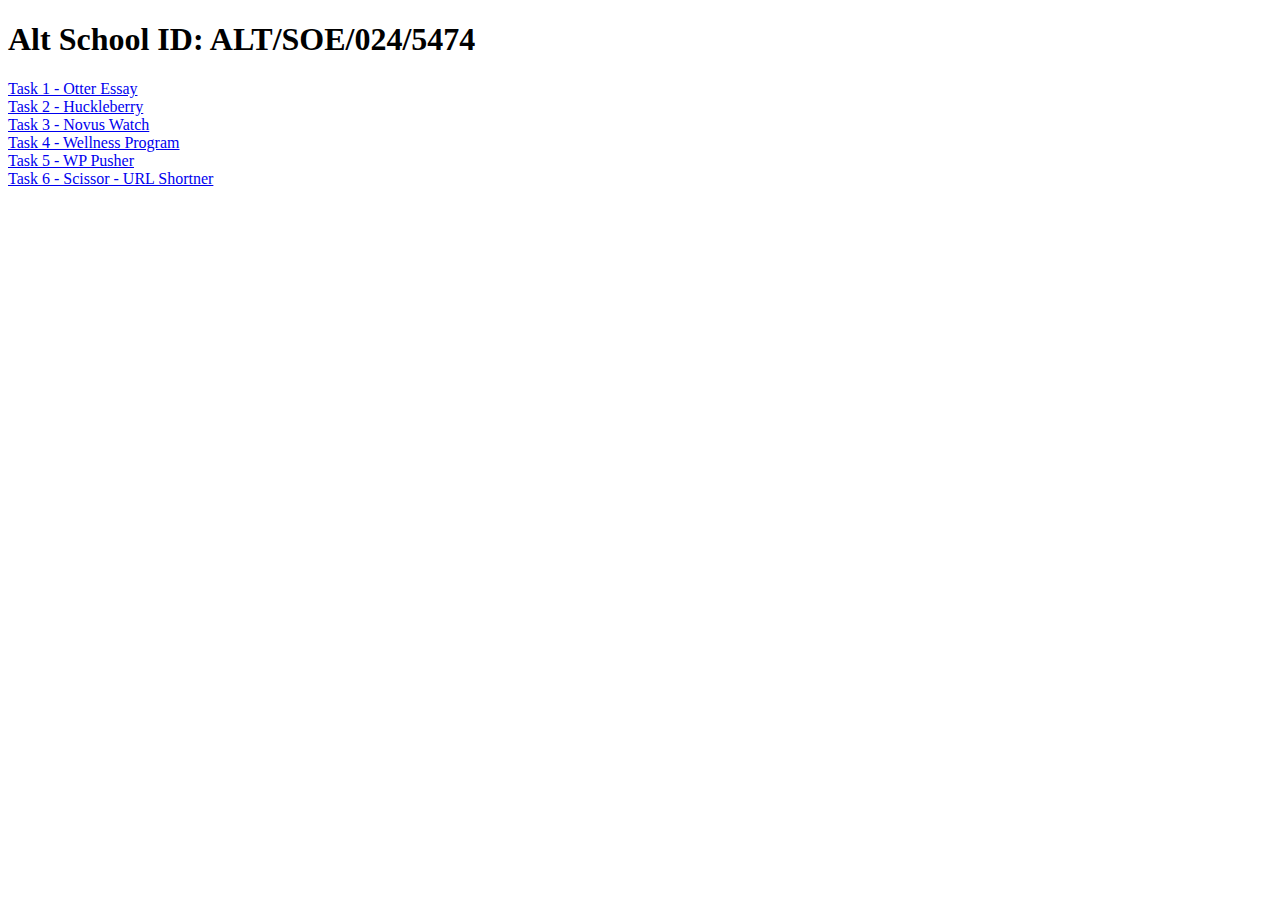
<file: index.html>
<!DOCTYPE html>
<html lang="en">
<head>
  <meta charset="UTF-8">
  <meta name="viewport" content="width=device-width, initial-scale=1.0">
  <title>CSS Assignment Compilation </title>
</head>
<body>
  <h1>Alt School ID: ALT/SOE/024/5474</h1>
  <a href="Assignment_1/index.html">Task 1 - Otter Essay</a><br>
  <a href="Assignment_2/index.html">Task 2 - Huckleberry</a><br>
  <a href="Assignment_3/index.html">Task 3 - Novus Watch</a><br>
  <a href="Assignment_4/index.html">Task 4 - Wellness Program</a><br>
  <a href="Assignment_5/index.html">Task 5 - WP Pusher</a><br>
  <a href="Assignment_6/index.html">Task 6 - Scissor - URL Shortner</a>
</body>
</html>
</file>
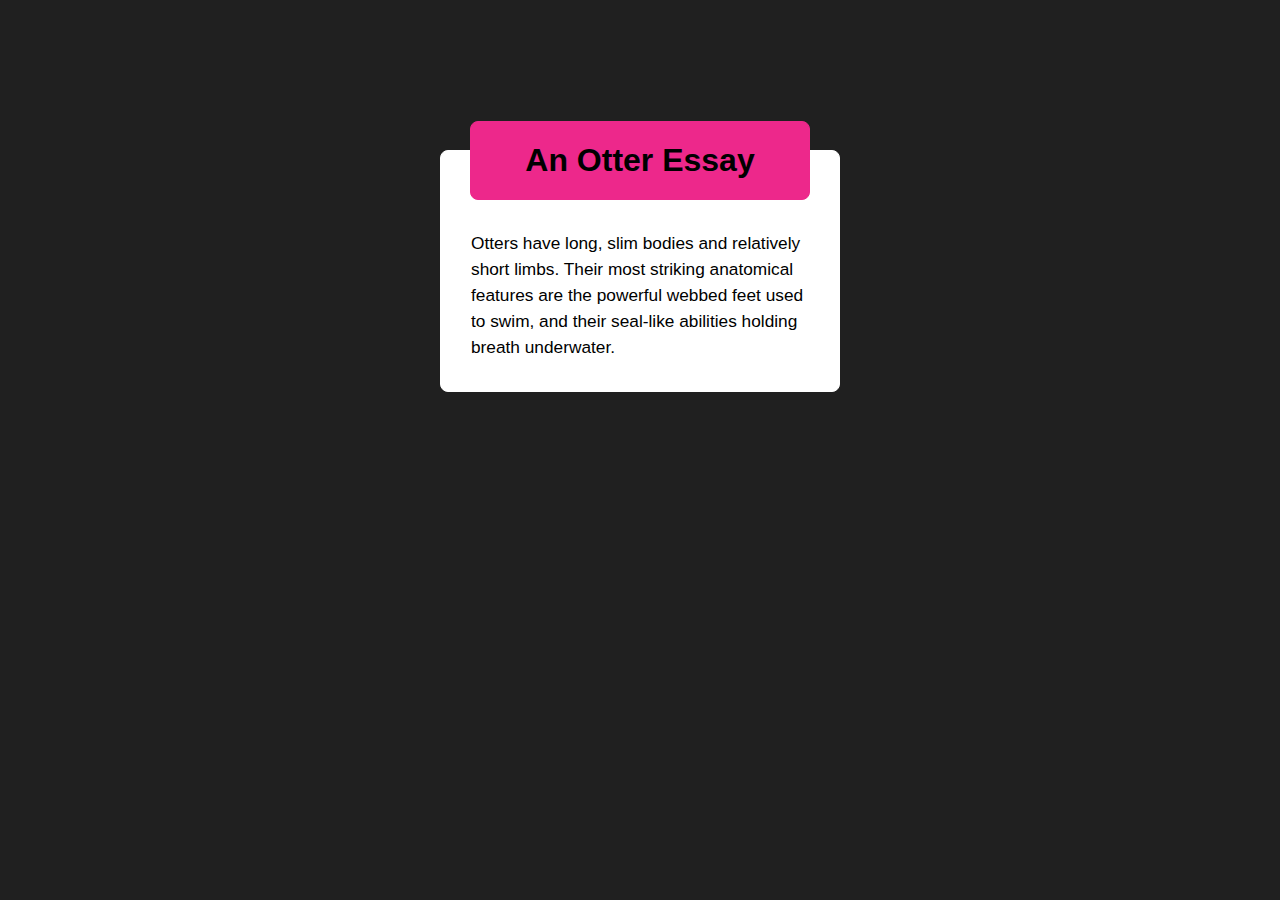
<file: Assignment_1/index.html>
<!DOCTYPE html>
<html lang="en">
<head>
  <meta charset="UTF-8">
  <meta name="viewport" content="width=device-width, initial-scale=1.0">
  <title>Task 1 - Otter Essay</title>
  <link rel="stylesheet" href="style.css">
</head>
<body>
  <div class="container">
    <h1>An Otter Essay</h1>
    <p>
      Otters have long, slim bodies and relatively short limbs. Their most striking anatomical
      features are the powerful webbed feet used to swim, and their seal-like abilities holding breath
      underwater.
    </p>
  </div> 
</body>
</html>
</file>
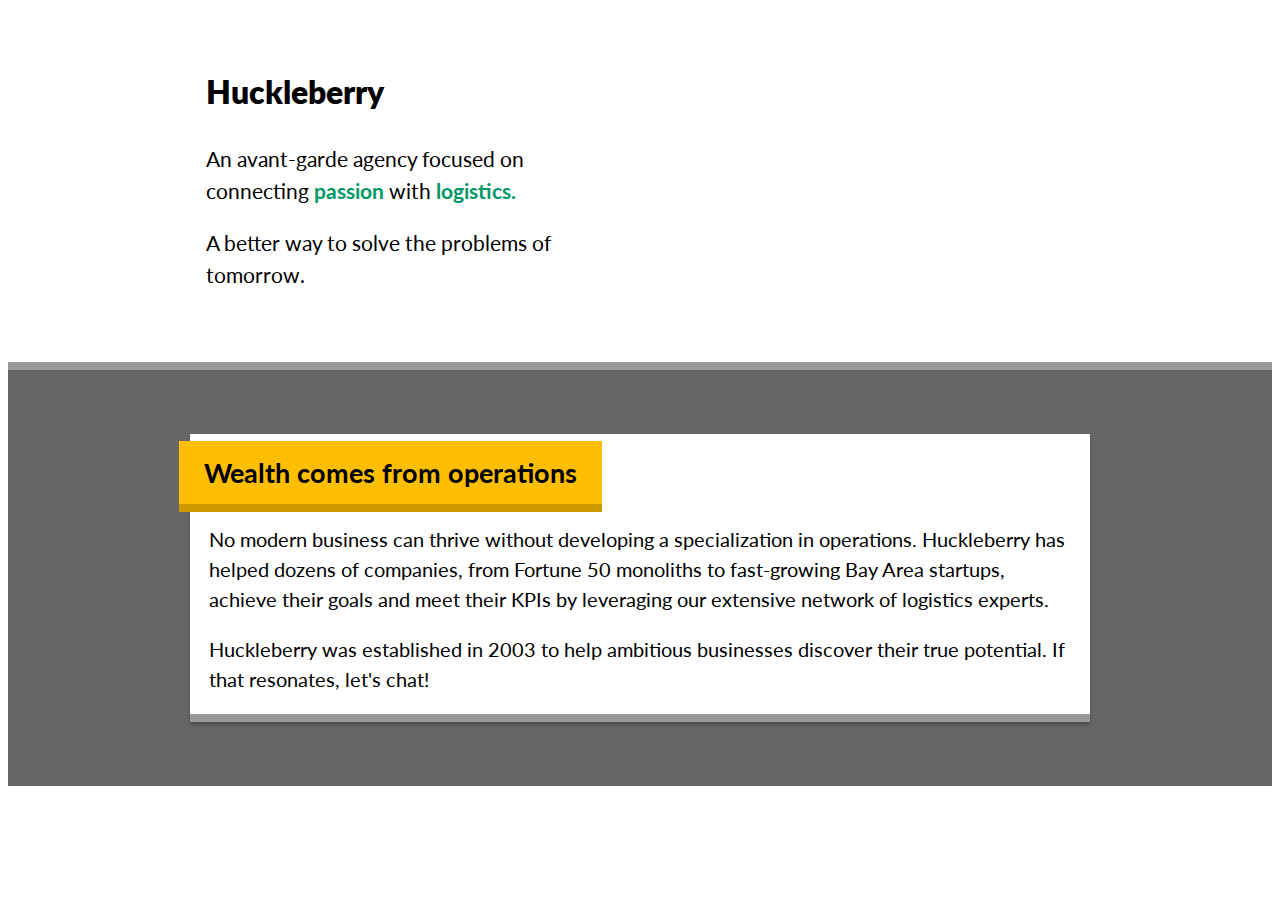
<file: Assignment_2/index.html>
<!DOCTYPE html>
<html lang="en">

<head>
    <meta charset="UTF-8">
    <meta name="viewport" content="width=device-width, initial-scale=1.0">
    <title>Task 2 - Huckleberry</title>
    <link rel="preconnect" href="https://fonts.googleapis.com">
    <link rel="preconnect" href="https://fonts.gstatic.com" crossorigin>
    <link href="https://fonts.googleapis.com/css2?family=Lato:ital,wght@0,100;0,300;0,400;0,700;0,900;1,100;1,300;1,400;1,700;1,900&display=swap" rel="stylesheet">
    <link rel="stylesheet" href="style.css">
</head>

<body>
    <header>
        <div class="container">
            <h1>Huckleberry</h1>
                <p>
                    An avant-garde agency focused on connecting 
                    <span class="highlight-green">passion</span> with
                    <span class="highlight-green">logistics.</span>
                </p>
                <p>A better way to solve the problems of tomorrow.</p>
            </section>
        </div> 
    </header>

    <main>
        <div class="card">
            <h2>Wealth comes from operations</h2>
                <p>
                    No modern business can thrive without developing a specialization in operations. Huckleberry has
                    helped dozens of companies, from Fortune 50 monoliths to fast-growing Bay Area startups, achieve
                    their goals and meet their KPIs by leveraging our extensive network of logistics experts.
                </p>
                <p>
                    Huckleberry was established in 2003 to help ambitious businesses discover their true potential. If
                    that resonates, let's chat!
                </p>
         </div>
    </main>
</body>

</html>
</file>
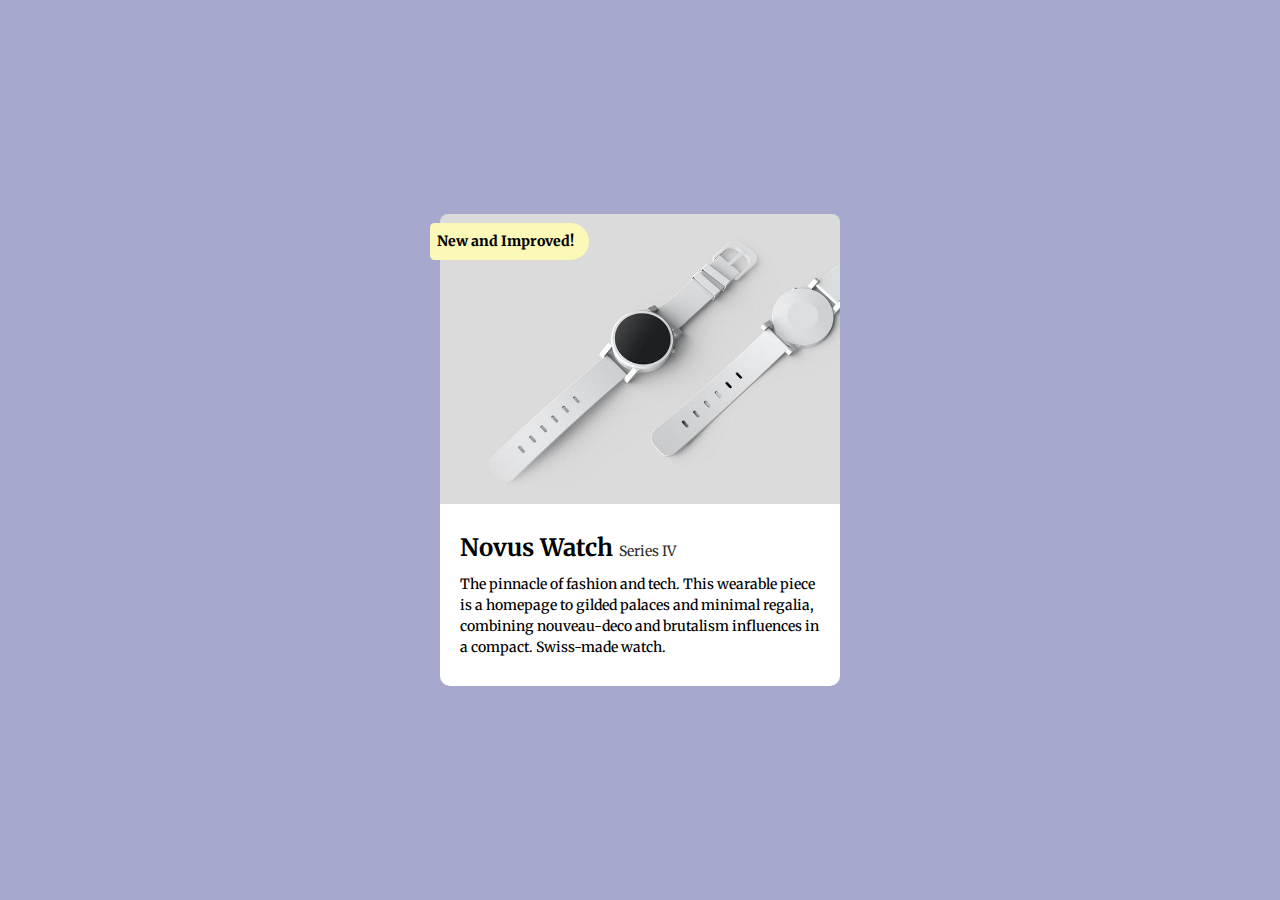
<file: Assignment_3/index.html>
<!DOCTYPE html>
<html lang="en">

<head>
    <meta charset="UTF-8">
    <meta name="viewport" content="width=device-width, initial-scale=1.0">
    <title>Task 3 - Novus Watch</title>
    <link
        href="https://fonts.googleapis.com/css2?family=Merriweather:ital,wght@0,300;0,400;0,700;0,900;1,300;1,400;1,700;1,900&display=swap"
        rel="stylesheet">
    <link rel="stylesheet" href="style.css">
</head>

<body>
    <div class="watch-card">
        <div class="content">

            <header class="sticker">
                New and Improved!
            </header>

            <img
            src="./assets/watch.jpeg"
            alt="Novus Watch Series IV">

            <div class="watch-card-text">
                <h2>Novus Watch <span>Series IV</span></h2>
                <p>
                    The pinnacle of fashion and tech. This wearable piece is a homepage to gilded palaces and minimal
                    regalia, combining nouveau-deco and brutalism influences in a compact. Swiss-made watch.
                </p>

              </div>
        </div>
    </div>
</body>

</html>
</file>
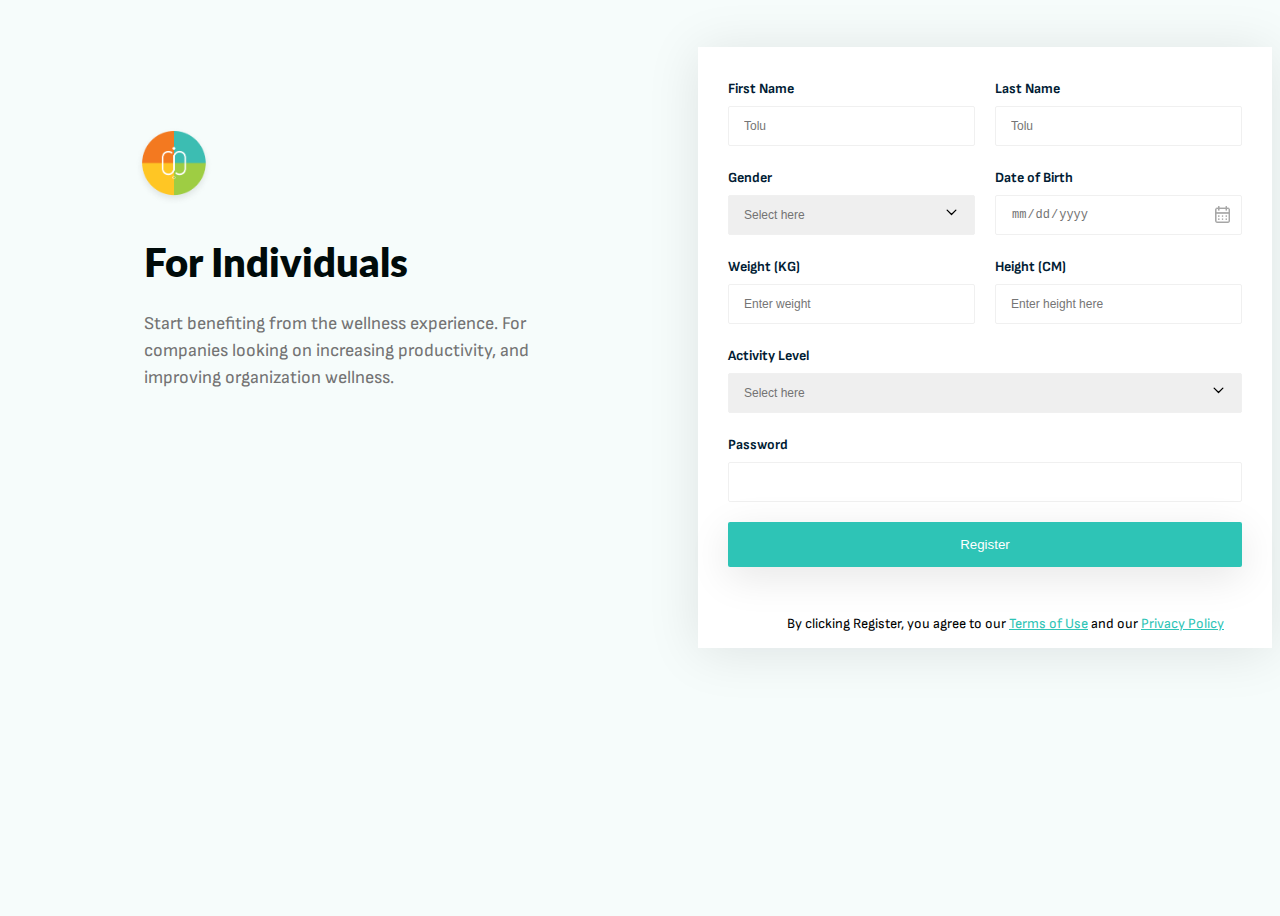
<file: Assignment_4/index.html>
<!DOCTYPE html>
<html lang="en">

<head>
    <meta charset="UTF-8">
    <meta name="viewport" content="width=device-width, initial-scale=1.0">
    <title>Task 4 - Wellness Program</title>
    <link rel="stylesheet" href="style.css">
</head>

<body>
    <div class="container">
        <header class="header">
            <div class="logo">
                <img src="./assets/Logo.png" alt="Company Logo">
            </div>

            <h1>For Individuals</h1>
                <p class="desktop-text">Start benefiting from the wellness experience. For companies looking on
                    increasing productivity, and
                    improving organization wellness.
                </p>
                <p class="mobile-text">Inspiring wholesome harmony for the mind, body and spirit, for everyone,
                    everywhere.
                </p>
        </header>
      <main>
        <section class="form">
            <form>
                <div class="form-grid">

                    <div class="form-field">
                        <label for="first-name" class="form-label">First Name</label>
                        <input class="form-input"
                               type="text"
                               id="first-name"
                               name="first-name"
                               placeholder="Tolu"
                               required
                               aria-required="true">
                    </div>

                    <div class="form-field">
                        <label for="last-name" class="form-label">Last Name</label>
                        <input class="form-input"
                               type="text"
                               id="last-name"
                               name="last-name"
                               placeholder="Tolu"
                               required
                               aria-required="true">
                    </div>

                    <div class="form-field">
                        <label for="gender" class="form-label">Gender</label>
                        <div class="select-wrapper">
                            <select class="form-select"
                                    id="gender"
                                    name="gender"
                                    required
                                    aria-required="true">
                                <option value="" disabled selected hidden>Select here</option>
                                <option value="male">Male</option>
                                <option value="female">Female</option>
                            </select>
                        </div>
                    </div>

                    <div class="form-field">
                        <label for="dob" class="form-label">Date of Birth</label>
                        <input class="form-input"
                               type="date"
                               id="dob"
                               name="dob"
                               required
                               aria-required="true">
                    </div>

                    <div class="form-field">
                            <label for="weight" class="form-label">Weight (KG)</label>
                            <input class="form-input"
                                   type="number"
                                   id="weight"
                                   name="weight"
                                   placeholder="Enter weight"
                                   min="0"
                                   step="0.1"
                                   required
                                   aria-required="true">
                        </div>

                        <div class="form-field">
                            <label for="height" class="form-label">Height (CM)</label>
                            <input class="form-input"
                                   type="number"
                                   id="height"
                                   name="height"
                                   placeholder="Enter height here"
                                   min="0"
                                   step="0.1"
                                   required
                                   aria-required="true">
                        </div>

                        <div class="form-field form-field-full">
                            <label for="activity-level" class="form-label">Activity Level</label>
                            <div class="select-wrapper">
                                <select class="form-select"
                                        id="activity-level"
                                        name="activity-level"
                                        required
                                        aria-required="true">
                                    <option value="" disabled selected hidden>Select here</option>
                                    <option value="activity1">Activity One</option>
                                    <option value="activity2">Activity Two</option>
                                </select>
                            </div>
                        </div>

                        <div class="form-field form-field-full">
                            <label for="password" class="form-label">Password</label>
                            <input class="form-input"
                                   type="password"
                                   id="password"
                                   name="password"
                                   required
                                   minlength="8"
                                   aria-required="true">
                        </div>

                    <button class=" form-submit form-field-full" type="submit">Register</button>
                </div>
            </form>

            <footer>
                <p class="form-footer form-field-full">
                    By clicking Register, you agree to our
                    <a href="#">Terms of Use</a> and our
                    <a href="#">Privacy Policy</a>
                </p>
            </footer>
        </section>
    </main>


    </div>

</body>

</html>
</file>
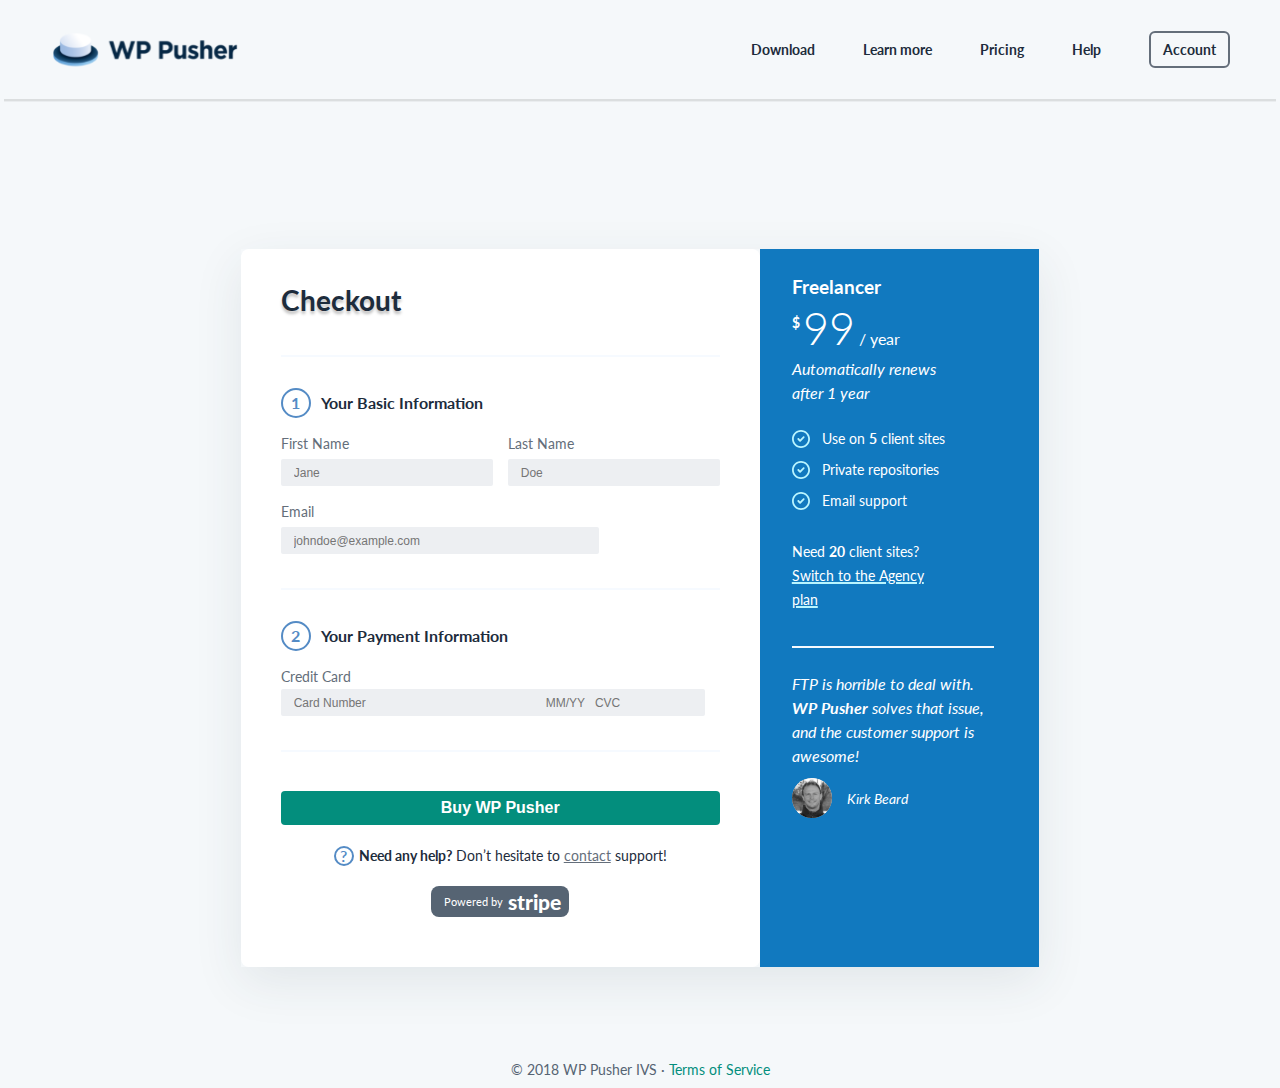
<file: Assignment_5/index.html>
<!DOCTYPE html>
<html lang="en">

<head>
    <meta charset="UTF-8">
    <meta name="viewport" content="width=device-width, initial-scale=1.0">
    <title>Task 5 - WP Pusher</title>
    <link rel="stylesheet" href="style.css">
</head>

<body>
    <header>
        <nav class="nav_bar">
            <img src="./assets/wppusher-logo.svg" alt="company's logo">

            <div class="nav_links">
                <a href="#">Download</a>
                <a href="#">Learn more</a>
                <a href="#">Pricing</a>
                <a href="#">Help</a>
                <a class="account" href="#">Account</a>
            </div>
        </nav>
    </header>

    <main>
        <div class="checkout">
            <section class="checkout_container">
                <h2 class="title">Checkout</h2>

                <hr>

                <div class="basic_info_section">
                    <h3 class="number" data-number="1"> Your Basic Information<h3>

                    <form>
                       <div>
                            <label for="first-name">First Name</label>
                            <input type="text" name="first-name"
                                placeholder="Jane" required>
                        </div>

                        <div>
                            <label for="last-name">Last Name</label>
                            <input type="text" name="last-name" placeholder="Doe"
                            required>
                        </div>

                        <div class="full-width">
                            <label for="email" >Email</label>
                            <input type="email" name="email"
                                placeholder="johndoe@example.com" required>
                        </div>
                    </form>
                    <hr>
                </div>

            
                <div class="payment_info_section">
                    <h3 class="number" data-number="2"> Your Payment Information</h3>

                    <form>
                        <div>
                            <label for="credit-card">Credit Card</label>
                            <input class="full-width-2" type="text"
                                placeholder="Card Number &nbsp;&nbsp;&nbsp;&nbsp;&nbsp;&nbsp;&nbsp;&nbsp;&nbsp;&nbsp;&nbsp;&nbsp;&nbsp;&nbsp;&nbsp;&nbsp;&nbsp;&nbsp;&nbsp;&nbsp;&nbsp;&nbsp;&nbsp;&nbsp;&nbsp;&nbsp;&nbsp;&nbsp;&nbsp;&nbsp;&nbsp;&nbsp;&nbsp;&nbsp;&nbsp;&nbsp;&nbsp;&nbsp;&nbsp;&nbsp;&nbsp;&nbsp;&nbsp;&nbsp;&nbsp;&nbsp;&nbsp;&nbsp;&nbsp;&nbsp;&nbsp;&nbsp; MM/YY &nbsp; CVC"
                                required>
                        </div>
                    </form>
                </div>

                <hr>

                <button class="buy_wppusher">Buy WP Pusher</button>

                <div class="support_container">
                    <span class="help_icon"></span>
                    <p>
                        <strong>Need any help?</strong>
                        Don’t hesitate to <a class="support_link" href="#">contact</a> support!
                    </p>
                </div>

                <div class="powered_by">
                    <p>Powered by</p>
                    <span class="stripe"> stripe</span>
                </div>

            </section>

            <div class="checkout-second-container">
                <div>
                    <h3>Freelancer</h3>
                        <div class="price-content">
                            <span class="price-currency">$</span>
                            <div>
                                <span class="price-amount">99</span>
                                <span class="price-year">/ year</span>
                            </div>
                        </div>
                    <p class="renew">Automatically renews after 1 year</p>
                </div>

                <div class="benefits">
                    <ul>
                        <li>Use on <strong>5</strong> client sites</li>
                        <li>Private repositories</li>
                        <li>Email support</li>
                    </ul>
                </div>

                <div class="switch_plan">
                    <p>
                        Need <strong>20</strong> client sites? <a href="#">Switch to the Agency plan</a>
                    </p>
                </div>

                <hr>

                <!-- review -->
                <div class="text_italic">
                    <p>FTP is horrible to deal with. <strong>WP Pusher</strong> solves that issue,
                        and the customer support is awesome!
                    </p>

                    <div class="reviewer">
                        <img src="./assets/reviewer.svg" alt="reviewer image">
                        <p> Kirk Beard</p>
                    </div>
                  </div>

            </div>
        </div>
    </main>


    <footer>
        <p>&copy; 2018 WP Pusher IVS · <a href="">Terms of Service</a></p>
    </footer>
</body>

</html>
</file>
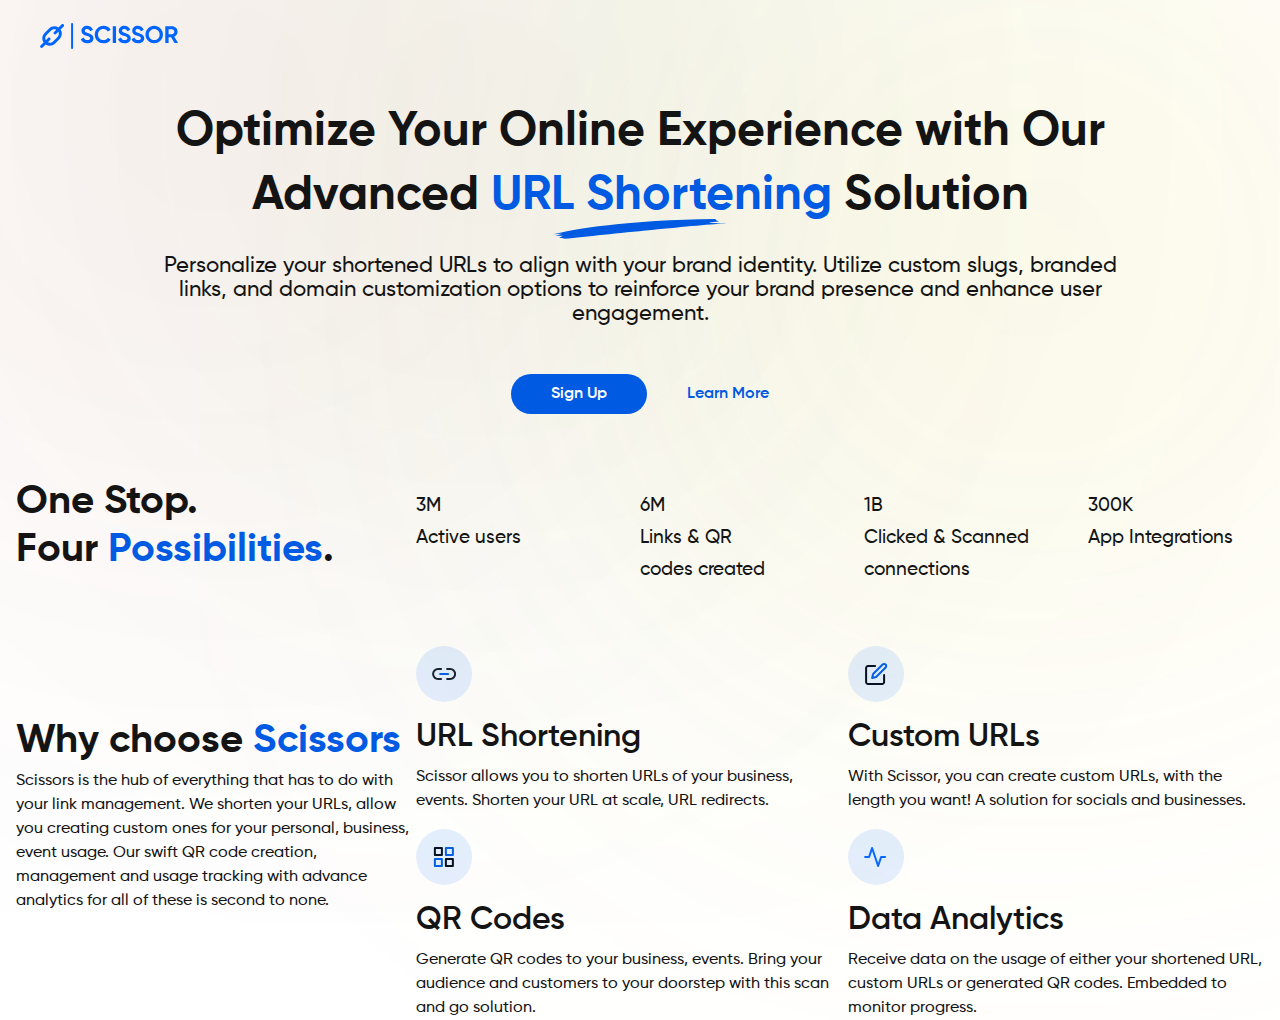
<file: Assignment_6/index.html>
<!DOCTYPE html>
<html lang="en">

<head>
    <meta charset="UTF-8">
    <meta name="viewport" content="width=device-width, initial-scale=1.0">
    <title>Scissor - URL Shortner</title>
    <link rel="stylesheet" href="style.css">
</head>

<body>
    <div class="container">
        <header>
            <nav class="nav_bar">
                <img src="./assets/logo.svg" alt="Logo">
                <div class="nav_links">
                    <ul>
                      <li><a href="#"><span>My Urls</span></a></li>
                      <li><a href="#">Features</a></li>
                      <li><a href="#">Pricing</a></li>
                      <li><a href="#">Analytics</a></li>
                      <li><a href="#">FAQs</a></li>
                  </ul>
                    <div class="nav_btn">
                        <a href="#" class="login_btn">Log in</a>
                        <a href="#" class="try_for_free_btn">Try for free</a>
                    </div>
                </div>

            </nav>
        </header>
        <main>
            <section class="hero_section">
                <h1>Optimize Your Online Experience with Our</h1>
                <h1>Advanced <span>URL Shortening</span> Solution</h1>
                <div class="stroke">
                    <img src="./assets/stroke.svg" alt="stroke line">
                </div>
                <p>
                    Personalize your shortened URLs to align with your brand identity. Utilize custom slugs, branded
                    links,
                    and domain customization options to reinforce your brand presence and enhance user engagement.
                </p>
                <div class="hero_btn">
                    <a href="#">Sign Up</a>
                    <a href="#">Learn More</a>
                </div>
            </section>

            <section class="possibility_section">
                <div class="possibility_title">
                    <h2>One Stop.</h2>
                    <h2>Four <span>Possibilities</span>.</h2>
                </div>
                <div class="possibility_list">
                    <div class="possibility_item">
                        <p>3M</p>
                        <p>Active users</p>
                    </div>
                    <div class="possibility_item">
                        <p>6M</p>
                        <p>Links & QR</p>
                        <p>codes created</p>
                    </div>
                    <div class="possibility_item">
                        <p>1B</p>
                        <p>Clicked & Scanned</p>
                        <p>connections</p>
                    </div>
                    <div class="possibility_item">
                        <p>300K</p>
                        <p>App Integrations</p>
                    </div>
                </div>
            </section>
            <section class="why_section">
              <div>
                    <h2>Why choose <span>Scissors</span></h2>
                    <p>Scissors is the hub of everything that has to do with your link management. We shorten your URLs,
                        allow you creating custom ones for your personal, business, event usage. Our swift QR code
                        creation, management and usage tracking with advance analytics for all of these is second to
                        none. </p>
                    </div>
                <div class="features">
                    <div class="features__item">
                        <img src="assets/icon-4.svg" alt="url shortening icon">
                        <h3>URL Shortening</h3>
                        <p>Scissor allows you to shorten URLs of your business, events. Shorten your URL at scale, URL
                            redirects.</p>
                    </div>
                    <div class="features__item">
                        <img src="./assets/icon-1.svg" alt="custom url icon">
                        <h3>Custom URLs</h3>
                        <p>With Scissor, you can create custom URLs, with the length you want! A solution for socials
                            and businesses.</p>
                    </div>
                    <div class="features__item">
                        <img src="./assets/icon-3.svg" alt="QR code icon">
                        <h3>QR Codes</h3>
                        <p>Generate QR codes to your business, events. Bring your audience and customers to your
                            doorstep with this scan and go solution.</p>
                    </div>
                    <div class="features__item">
                        <img src="./assets/icon-2.svg" alt="Analytics icon">
                        <h3>Data Analytics</h3>
                        <p>Receive data on the usage of either your shortened URL, custom URLs or generated QR codes.
                            Embedded to monitor progress.</p>
                    </div>
                </div>
            </section>
        </main>

    </div>
</body>

</html>
</file>
<file: Assignment_1/style.css>
* {
  box-sizing: border-box;
}
body{
  background-color: #202020;
  font-family: sans-serif;
}
.container{
  margin-top:150px;
  position: relative;
}
h1 {
  border: 1px solid #ed288b;
  border-radius:5px;
  background-color: #ed288b;
  color:black;
  width:340px;
  position:absolute; 
  top:-50px;
  text-align:center;
  padding:20px;  
  font-weight: 700;
  font-size:2rem;
  z-index:3;
  left: 50%;
  transform: translateX(-50%);
  border-radius: 8px;
}

p {
  border: 1px solid white;
  padding:80px 30px 30px;  
  text-align: start;
  background-color: white;
  color:black;
  width:400px;
  position:relative;
  z-index: 1;
  left: 50%;
  transform: translateX(-50%);
  border-radius:8px;
  line-height: 1.5;
  font-size: 1.08rem;
}
</file>
<file: Assignment_2/style.css>
*{
  box-sizing: border-box;
}

body {
  font-family: "Lato", serif;
  background-color: #fff;
}

.highlight-green {
  color:  #009966;
  font-weight: 700;
}

.container{
  margin: 72px auto;
  padding-left: 1rem;
  max-width: 900px;
}

.container h1 {
  font-size: 32px;
  margin-bottom: 2rem;
  font-weight: 800;
}

.container p {
  line-height:1.5;
  font-size: 21px;
  width:420px;
}

main {
  width:100%;
  min-height: 50%;
  border-top: #999999 8px solid;
  background-color: #666666;
  display: grid;
  place-items:center;
  padding: 64px 0;
}

.card {
  width:100%;
  max-width:900px;
  place-self: center;
  position: relative;
  background-color: #fff;
  border-bottom: #999999 8px solid;
  box-shadow: 0 3px 3px 0 #00000040;
}

.card h2 {
  position: absolute;
  top: 7px;
  transform: translateX(-23px);
  background-color: #ffbf00;
  padding: 15px 25px;
  border-bottom: 8px solid #cc9900;
  margin: 0 16px 0 12px;
  font-size: 27px;
  font-weight: 700;
}

 .card p {
  padding:0px 19px;
  line-height: 1.5;
  font-weight: 400;
  font-size: 20px;
 }

.card p:first-of-type {
    margin-top: 90px;
  }
</file>
<file: Assignment_3/style.css>
*{
  box-sizing: border-box;
  margin: 0;
}

body {
  min-height: 100vh;
  display: grid;
  place-items: center;
  line-height: 1.5;
  background-color: #a7a8cd;
  font-family: "Merriweather", serif;
  padding: 0.8rem;
}

.watch-card {
  width: 100%;
  max-width: 400px;
  border-radius: 10px;
  background-color: #fff;
}

.watch-card .content {
  position: relative;
  width: 100%;
}

.sticker {
  position: absolute;
  top: 9px;
  left: -10px;
  font-size: 14px;
  font-weight: 800;
  padding: 8px 15px 8px 7px;
  border-radius: 5px 20px 20px 5px;
  background-color: #fcf8b8;
}

.watch-card img {
  width: 100%;
  height: auto;
  border-radius: 8px 8px 0 0;
}

.watch-card-text {
  padding: 20px
}

.watch-card-text p {
  font-size: 14px;
  color: black;
  padding: 8px 0;
  font-weight: 500;
}

.watch-card-text span{
  color: #2d2c2c;
  font-weight: 400;
  font-size: 14px;
}
</file>
<file: Assignment_4/style.css>
@import url("https://fonts.googleapis.com/css2?family=Lato:ital,wght@0,100;0,300;0,400;0,700;0,900;1,100;1,300;1,400;1,700;1,900&family=Sofia+Sans:ital,wght@0,1..1000;1,1..1000&display=swap");

*{
  padding: 0;
  box-sizing: border-box;
}
body {
  display: flex;
  flex-direction: column;
  line-height: 1.5;
  box-sizing: border-box;
  background-color: #f6fcfb;
  font-family: "Sofia Sans", sans-serif;
}

.container {
  display: flex;
  flex-wrap: wrap;
  height: 100vh;
  padding-top: 30px;
}

header {
  margin: 7% 10% 0 10%;
}

.header,
.form {
  flex: 1;
}

section {
  max-width: 540px;
}

.logo {
  width: 80px;
  height: auto;
}

.logo img {
  width: 100%;
}

.header h1 {
  font-weight: 800;
  font-size: 40px;
  font-family: Lato, "Sofia Sans";
  margin: 15px 0;
  color: #000b0a;
}

.header h1{
  padding-left: 10px;
}

.desktop-text {
  font-size: 18px;
  font-weight: 400;
  color: #737373;
  padding-left:10px;

}

.mobile-text {
  display: none;
}

.form {
  width: 100%;
  max-width: 600px;
  margin: 1.5% 10% 0 0;
  background-color: #ffffff;
  box-shadow: 0 4px 50px 0 #0408131a;
}

form .form-grid {
  display: grid;
  gap: 20px;
  padding: 30px;
  grid-template-columns: repeat(2, 1fr);
}

.form-field .form-label {
  font-size: 14px;
  font-weight: 700;
  color:  #011c34;
}

.form-input,
.form-select {
  width: 100%;
  height: 40px;
  outline: none;
  color: #737373;
  appearance: none;
  font-size: 12px;
  margin-top: 5px;
  border-radius: 2px;
  padding-left: 15px;
  border: 1.5px solid #f0f0f0;
  transition: border-color 0.2s ease;
}

.form-input:focus,
.form-select:focus {
  border-color: #2ec4b6;
  outline: none;
}

.form-field .select-wrapper {
  position: relative;
}


.select-wrapper::after {
  content: "";
  position: absolute;
  right: 1rem;
  top: 50%;
  transform: translateY(-50%);
  width: 15px;
  height: 15px;
  background: url('data:image/svg+xml,<svg xmlns="http://www.w3.org/2000/svg" fill="none" viewBox="0 0 24 24" stroke="currentColor"><path stroke-linecap="round" stroke-linejoin="round" stroke-width="2" d="M19 9l-7 7-7-7" /></svg>')
    no-repeat center;
  pointer-events: none;
}


input[type="date"] {
  background: url(./assets/calender.png);
  background-repeat: no-repeat;
  background-size: 15px;
  background-position: 95%;
  font-style: "Sofia Sana";
  font-weight: 400;
}


input[type="date"]::-webkit-calendar-picker-indicator {
  opacity: 0;
}


.form-grid .form-field-full,
.form-grid .form-field-full {
  grid-column: span 2;
}


.form-submit {
  width: 100%;
  border: none;
  padding: 15px;
  color: #ffffff;
  border-radius: 2px;
  font-weight: 500;
  cursor: pointer;
  background-color: #2ec4b6;
  transition: opacity 0.2s ease;
  box-shadow: 0 10px 40px 0 #0000001a;
}

.form-submit:hover {
  opacity: 0.8;
}

footer {
  display: flex;
  justify-content: flex-end;
  font-size: 14px;
  text-align: center;
  color: #000000;
  padding-top: 2px;
  padding-right:48px;
  
}

footer {
  flex-basis: 100%;
}

.form-footer a {
  color: #2ec4b6;
}


@media (max-width: 768px) {
  body {
    flex-direction: column;
    padding: 10px;
    margin-top: 25px;
  }

  .logo {
    width: 60px;
    height: auto;
  }

  section {
    max-width: 100%;
  }

  main {
    flex-direction: column;
    flex-wrap: nowrap;
    padding: 0 10px;
    width: 100%;
  }

  .header {
    margin: 0;
  }

  .desktop-text {
    display: none;
  }

  .mobile-text {
    display: block;
    font-size: 18px;
    font-weight: 100;
    color: var(--color-text-secondary);
    margin: 15px 0;
  }

  .form {
    margin: 20px 0;
    width: 100%;
  }

  form .form-grid {
    grid-template-columns: 1fr;
    padding: 20px;
  }

  .form-field {
    grid-column: span 2;
  }

  .form-submit {
    margin: 0;
  }

}
</file>
<file: Assignment_5/style.css>
@import url("https://fonts.googleapis.com/css2?family=Lato:ital,wght@0,100;0,300;0,400;0,700;0,900;1,100;1,300;1,400;1,700;1,900&display=swap");


*,
*::before,
*::after {
  box-sizing: border-box;
}

* {
  margin: 0;
}

body {
  height: 100vh;
  display: flex;
  flex-direction: column;
  background-color: #f5f8fa;
  font-family: "Lato", sans-serif;
  line-height: 1.5;
}

.nav_bar {
  display: flex;
  align-items: center;
  padding: 30px 50px;
  justify-content: space-between;
  box-shadow: rgba(72, 72, 72, 0.15) 0 0.4rem 0 -0.25rem;
}

.nav_links {
  display: flex;
  gap: 48px;
  text-decoration: none;
  align-items: center;
}

.nav_links a {
  text-decoration: none;
  color:  #1d2c3c;
  font-weight: 700;
  font-size: 14px
}

.account{
  border: 2px solid #646e7a;
  border-radius: 6px;
  padding: 6px 12px;
}

main {
  display: flex;
  justify-content: center;
  align-items: center;
  height: 100vh;
  margin-top: 150px;
}

main .checkout {
  display: flex;
  box-shadow: 0 0.93rem 2.9rem 0 #2b404e18;
}

.checkout_container .title {
  font-size: 28px;
  color:  #1d2c3c;
  text-shadow: 0 3px 3px #00000040;
}

.checkout .checkout_container{
  background-color: #fff;
  color:  #1d2c3c;
  padding: 30px 40px;
  width: 65%;
  border-radius: 8px;
}


.basic_info_section {
  margin: 30px 0;
}

.number {
  position: relative;
  padding-left: 40px;
  font-size: 16px;
  padding-bottom: 8px;
}

.number::before {
  content: attr(data-number);
  position: absolute;
  width: 30px;
  height: 30px;
  left: 0;
  top: 37%;
  transform: translateY(-50%);
  border-radius: 50%;
  border: 2px solid #548bc5;
  color: #548bc5;
  display: flex;
  align-items: center;
  justify-content: center;
  font-size: 16px;
}

form {
  display: grid;
  grid-template-columns: 1fr 1fr;
  gap: 15px;
  margin: 10px 0;
}

label {
  display: block;
  font-size: 14px;
  margin-bottom: 2px;
  color: #646e7a;
  font-weight:400;
  max-width:100%;
}

input {
  border: none;
  width: 100%;
  padding: 6px 13px;
  border-radius: 2px;
  background-color: #edeff2;
}

input::placeholder {
  font-size: 12px;
}

.full-width {
width:150%;
}
.full-width-2{
width: 200%;
}

.buy_wppusher {
  width: 100%;
  padding: 8px 0;
  border: none;
  border-radius: 4px;
  background-color: #038e7d;
  font-weight: 700;
  font-size: 16px;
  color: #fff;
  margin-top: 5px;
}
.support_container {
  font-size: 14px;
  display: flex;
  justify-content: center;
  align-items: center;
  margin: 20px 0;
}
.support_link{
  color:#646e7a;
}

.support_container .help_icon {
  display: inline-block;
  height: 20px;
  width: 20px;
  border-radius: 50%;
  border: 2px solid #548bc5;
  margin-right:5px;

  &::before {
    content: "?";
    display: flex;
    align-items: center;
    justify-content: center;
    font-size: 1rem;
    color: #548bc5;
    margin-top: -4px;
    font-weight: 600;
  }
}

.powered_by {
  width: 138px;
  border-radius: 0.5rem;padding: 0 0.4rem;
  text-align: center;
  background-color: #566473;
  color:white;
  left: 50%;
  margin: auto;
  display: flex;
  align-items: center;
  justify-content: center;
  gap: 0.3rem;
  margin-bottom:20px;
}

.powered_by p {
  margin: 1px 0 0 5px;
  font-size: 0.7rem;
  font-weight: 400;
}

.stripe {
  font-weight: 900;
  font-size: 1.3rem;
  vertical-align: middle;
}


.checkout-second-container{
  background-color: #1179bf;
  width: 35%;
  margin: 0;
  color: white;
  padding: 24px 2.8rem 24px 2rem;
}
.price-content .price-amount {
  font-size: 45px;
  font-weight: 300;
}

.price-content {
  display: flex;
  margin-top: -6px;
}

.price-currency {
  margin-top: 17px;
  padding-right: 3px;
  font-weight: 700;
  font-size:14px
}
.renew {
    max-width: 170px;
    font-size: 16px;
    font-style: italic;
    margin-top: -6px;
  }

  .benefits{
    margin-top:20px;
  }

.benefits ul li {
  margin-top:3px;
  list-style: none;
  font-size: 14px;
  font-weight: 400;
  line-height: 2;

  &::before {
    content: "";
    padding-right: 30px;
    padding-bottom: 20px;
    background: url(./assets/bullet-circle.svg) no-repeat;
  }
}

.benefits ul {
    padding-left: 0;
  }


.switch_plan {
  font-size: 14px;
  max-width: 10rem;
  line-height: 24px;
  padding-top:25px;

  & a {
    color: #fff;
    text-decoration: underline solid #B9F5FF;
    text-decoration-thickness: 2px;
  }
}

hr {
  border: 1px solid rgb(246, 250, 255);
  margin: 34px 0;
}


.text_italic {
  max-width: 13.8rem;
  font-size: 16px;
  font-style: italic;
  margin-top: -10px;
}

.reviewer {
  display: flex;
  gap: 15px;
  font-size: 14px;
  margin-top: 10px;

  & p {
    margin-top: 10px;
  }
}

footer {
  display: flex;
  justify-content: center;
  align-items: center;
  color: #566473;
  padding: 0.5rem 2rem;
  margin-top: 84px;
  font-size: 14px;
}

footer a {
  color: #038e7d;
  text-decoration: none;
}
</file>
<file: Assignment_6/style.css>
*,
*::before,
*::after {
  box-sizing: border-box;
  margin: 0;
  padding: 0;
  list-style: none;
  text-decoration: none;
}

a,
button,
.mobile__icon {
  cursor: pointer;
}

/* Font faces remain the same */
@font-face {
  font-family: Gilroy-Bold;
  font-weight: 700;
  src: url("gilroy_font/Gilroy-Bold.ttf") format("truetype");
}

@font-face {
  font-family: Gilroy-SemiBold;
  font-weight: 700;
  src: url("gilroy_font/Gilroy-SemiBold.ttf") format("truetype");
}

@font-face {
  font-family: Gilroy-Medium;
  font-weight: 700;
  src: url("gilroy_font/Gilroy-Medium.ttf") format("truetype");
}

:root {
  --color-text-pri: #141414;
  --color-text-sec: #005ae2;
}

.nav_links span, .hero_section span, .why_section span, .possibility_section span{
  color: var(--color-text-sec);
}

body {
  min-height: 100vh;
  background: url("./assets/bg-aurora.svg") no-repeat center center;
  background-size: cover;
  -webkit-font-smoothing: antialiased;
  color: var(--color-text-pri);
  line-height: 1.5rem;
}

/* Navigation bar */
.nav_bar {
  display: flex;
  position: fixed;
  top: 0;
  left: 0;
  width: 100%;
  justify-content: space-between;
  align-items: center;
  padding: 1rem 2rem;
  z-index: 1000;
  font-family: Gilroy-Medium;
  backdrop-filter: blur(8px);
  -webkit-backdrop-filter: blur(8px);
}

/* Nav Menus: Mobile first */
.nav_links{
  position: fixed;
  right: 0;
  top: 72px;
  width: 100%;
  height: calc(100vh - 72px);
  background-color: white;
  padding: 2rem;
  z-index: 999;
  transform: translateX(100%);
  transition: transform 0.3s ease;
}

.nav_links.active {
  transform: translateX(0);
}

.nav_links ul {
  margin-bottom: 4.5rem;
}

.nav_links li {
  margin-bottom: 1.5rem;
}

.nav_links a {
  color: var(--color-text-pri);
  font-size: 1.2rem;
  display: block;
  padding: 0.5rem 0;
}


/* ====== Call to Action (CTA buttons) ====== */
.nav_btn {
  display: grid;
}

.nav_btn a {
    text-align: center;
    padding: 1rem;
  }

.nav_btn .login_btn {
    color: var(--color-text-sec);
  }

.nav_btn .try_for_free_btn{
    background-color: var(--color-text-sec);
    border-radius: 100px;
    color: #fff;
    padding: 1.2rem;
}

main {
  margin-top: 100px;
  padding: 0 1rem;
}

.hero_section {
  display: grid;
  place-items: center;
  text-align: center;
}

 .hero_section h1 {
    font-family: Gilroy-Bold;
    line-height: 4rem;
    font-size: clamp(1.5rem, 4vw, 3rem);
  }

  .hero_section p {
    max-width: 60rem;
    font-family: Gilroy-Medium;
    font-size: clamp(1rem, 4vw, 1.4rem);
    margin-top: 0.5rem;
  }


/* Hero Section: Sign up and Learn More button  */
.hero_btn {
  display: flex;
  gap: 2.5rem;
  margin: 3rem;
  align-items: baseline;
  font-family: Gilroy-SemiBold;

  a:first-child {
    color: #fff;
    background-color: var(--color-text-sec);
    padding: 0.5rem 2.5rem;
    border-radius: 100px;
  }

  a:last-child {
    color: var(--color-text-sec);
  }
}

.stroke {
  margin-top: -10px;
}

.possibility_section{
  display: grid;
  grid-template-columns: 400px 1fr;
  margin: 1rem 0;
}

  .possibility_title h2{
      font-family: Gilroy-Bold;
      font-size: clamp(1.5rem, 4vw, 2.5rem);
      line-height: clamp(2rem, 4vw, 3rem);
    }
  

  .possibility_list {
    display: grid;
    grid-template-columns: 1fr 1fr 1fr 1fr;
    gap: 3rem;
    padding-top: 1rem;
    margin-bottom: 1rem;}


    .possibility_item p{
        font-family: Gilroy-SemiBold;
        font-size: clamp(1.3rem, 4vw, 2rem);
        margin-bottom: 0.5rem;
        font-family: Gilroy-Medium;
        font-size: clamp(1rem, 4vw, 1.2rem);
        line-height: clamp(1rem, 4vw, 1.5rem);
      }

.why_section {
  display: grid;
  place-items: center;
  grid-template-columns: 400px 1fr;
}
.why_section h2 {
    font-family: Gilroy-Bold;
    font-size: clamp(1.5rem, 4vw, 2.5rem);
    margin-bottom: 1rem;
  }

  .why_section p {
    font-family: Gilroy-Medium;
  }

  .features {
    display: grid;
    grid-template-columns: 1fr 1fr;
    gap: 1rem;
    margin-top: 1.5rem;
  }

  .features__item {
    h3 {
      font-family: Gilroy-SemiBold;
      font-size: clamp(1.3rem, 4vw, 2rem);
      margin: 1rem 0;
    }
  }
</file>
